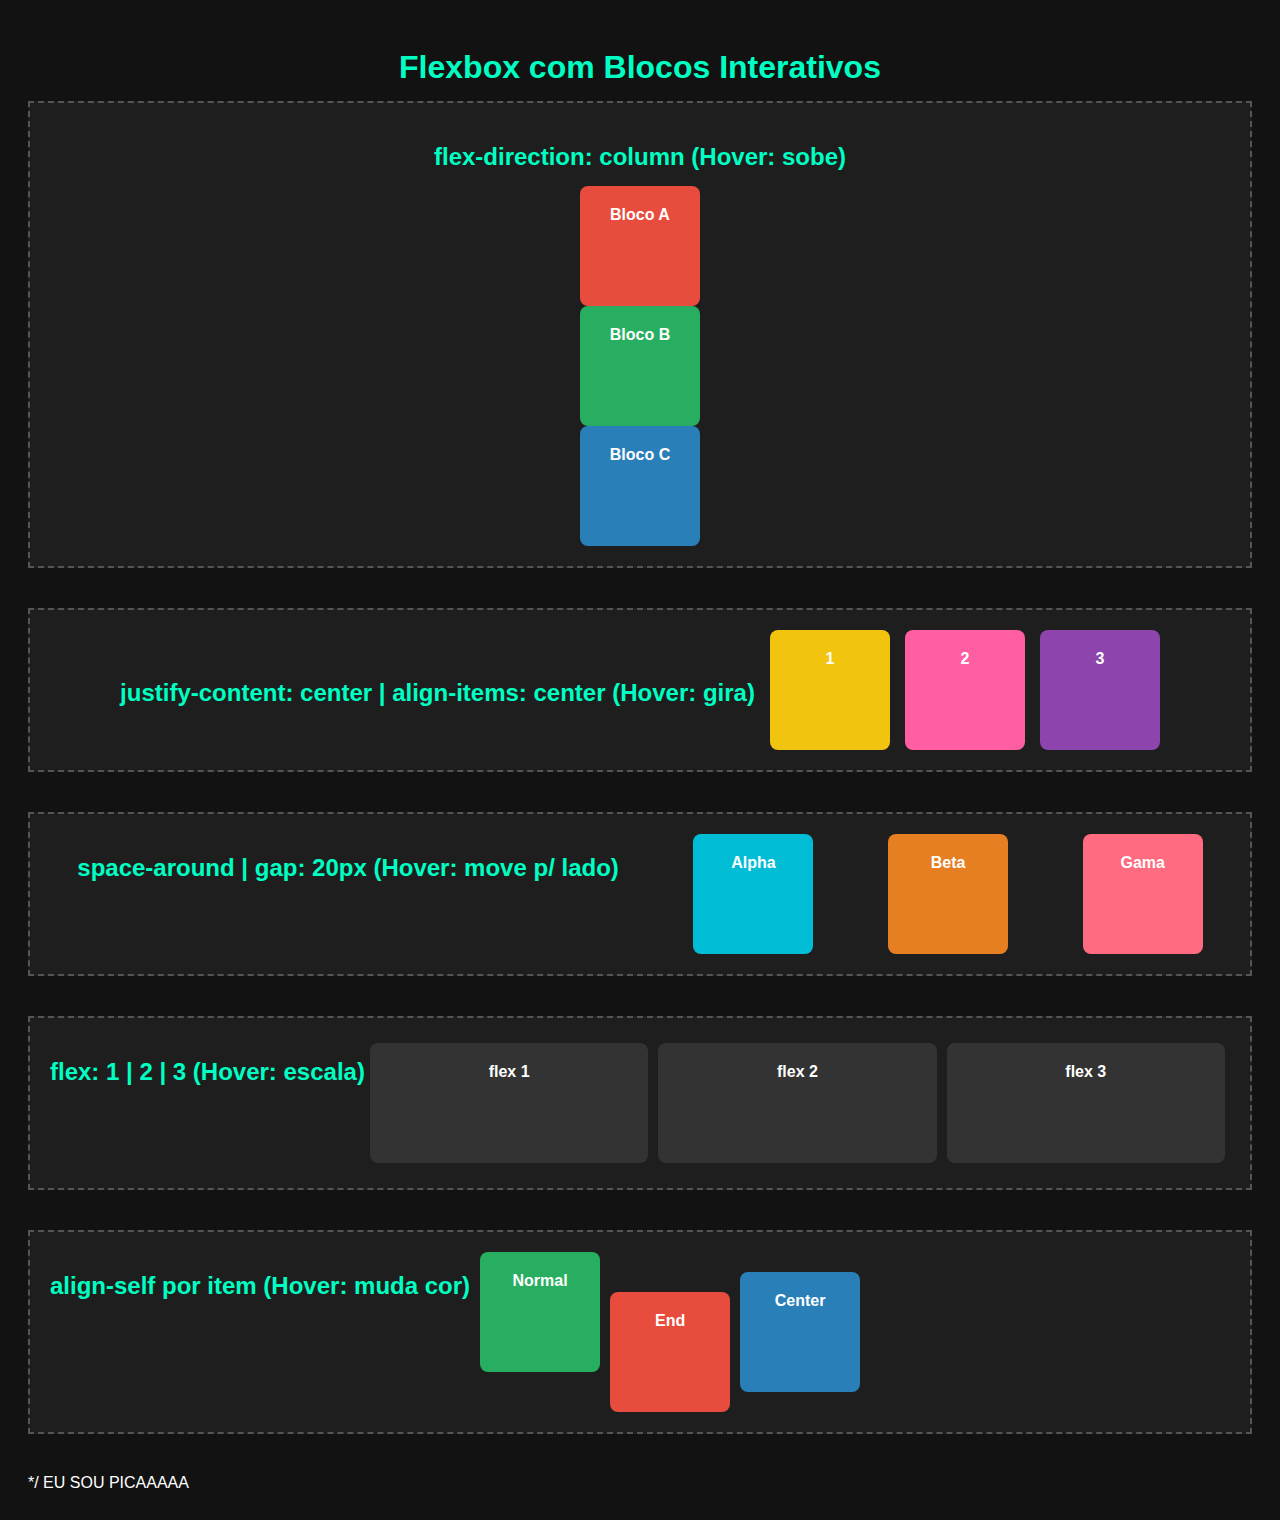
<file: aulas/index.html>
<!DOCTYPE html>
<html lang="pt-BR">
<head>
  <meta charset="UTF-8" />
  <meta name="viewport" content="width=device-width, initial-scale=1.0"/>
  <title>Flexbox Interativo</title>
  <link rel="stylesheet" href="style.css" />
</head>
<body>

  <h1>Flexbox com Blocos Interativos</h1>

  <section class="flex-container coluna">
    <h2>flex-direction: column (Hover: sobe)</h2>
    <div class="bloco vermelho">Bloco A</div>
    <div class="bloco verde">Bloco B</div>
    <div class="bloco azul">Bloco C</div>
  </section>

  <section class="flex-container linha-center">
    <h2>justify-content: center | align-items: center (Hover: gira)</h2>
    <div class="bloco amarelo">1</div>
    <div class="bloco rosa">2</div>
    <div class="bloco roxo">3</div>
  </section>

  <section class="flex-container space-around">
    <h2>space-around | gap: 20px (Hover: move p/ lado)</h2>
    <div class="bloco ciano">Alpha</div>
    <div class="bloco laranja">Beta</div>
    <div class="bloco pink">Gama</div>
  </section>

  <section class="flex-container grow">
    <h2>flex: 1 | 2 | 3 (Hover: escala)</h2>
    <div class="bloco grow1">flex 1</div>
    <div class="bloco grow2">flex 2</div>
    <div class="bloco grow3">flex 3</div>
  </section>

  <section class="flex-container align-self-exemplo">
    <h2>align-self por item (Hover: muda cor)</h2>
    <div class="bloco verde">Normal</div>
    <div class="bloco vermelho self-end">End</div>
    <div class="bloco azul self-center">Center</div>
  </section>

</body>
</html>
*/ EU SOU PICAAAAA
</file>
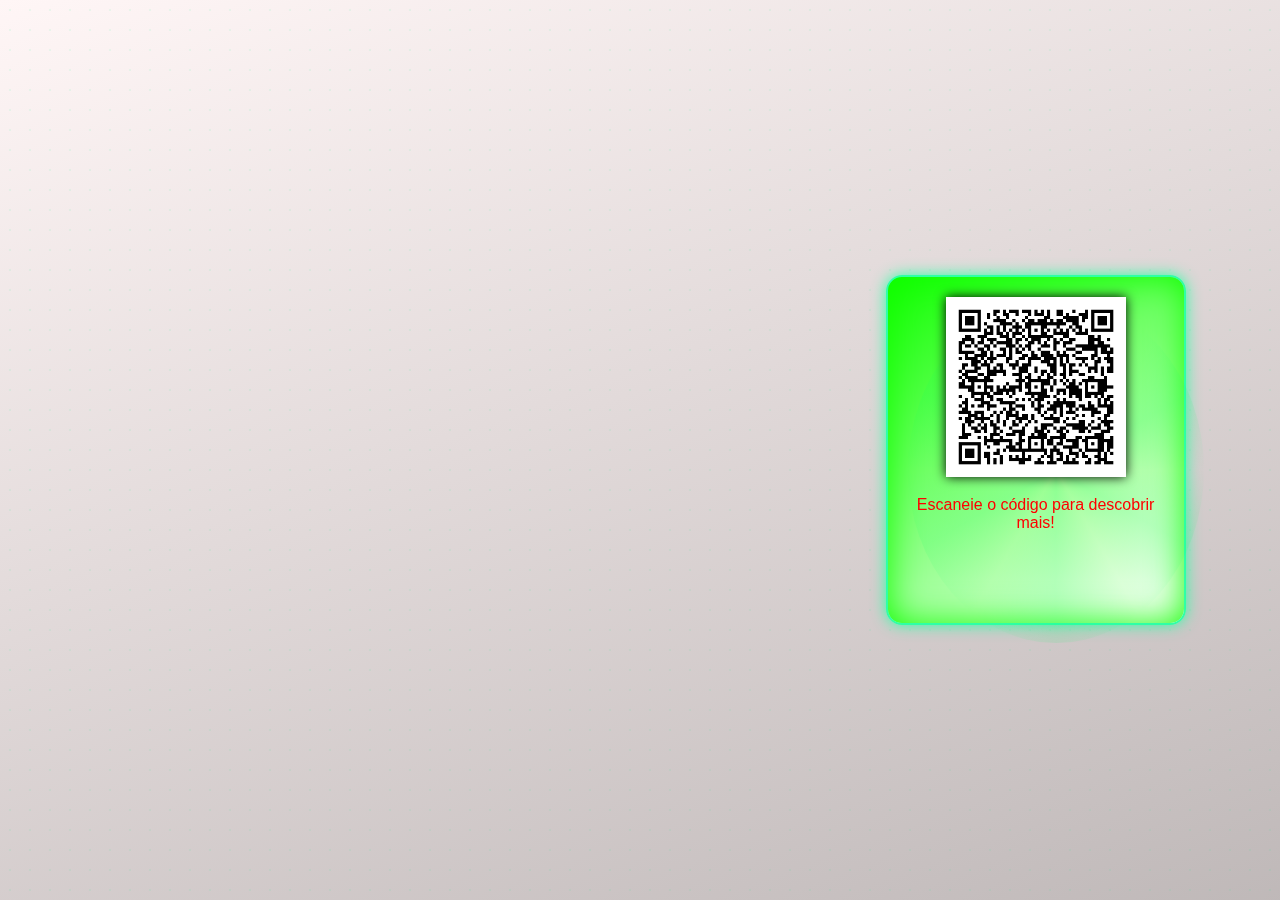
<file: site-qrcode/index.html>
<!DOCTYPE html>
<html lang="pt-BR">
<head>
  <meta charset="UTF-8" />
  <meta name="viewport" content="width=device-width, initial-scale=1.0"/>
  <title>QR Code Futurista</title>
  <link rel="stylesheet" href="style.css" />
</head>
<body>

  <div class="background-effect"></div>

  <div class="container">
    <div class="card">
      <div class="glow"></div>
      <div class="qr-area">
        <img src="imagems/qr-code.png" alt="QR Code" class="qr-code"/>
        <p>Escaneie o código para descobrir mais!</p>
      </div>
    </div>
  </div>
</body>
</html>
</file>
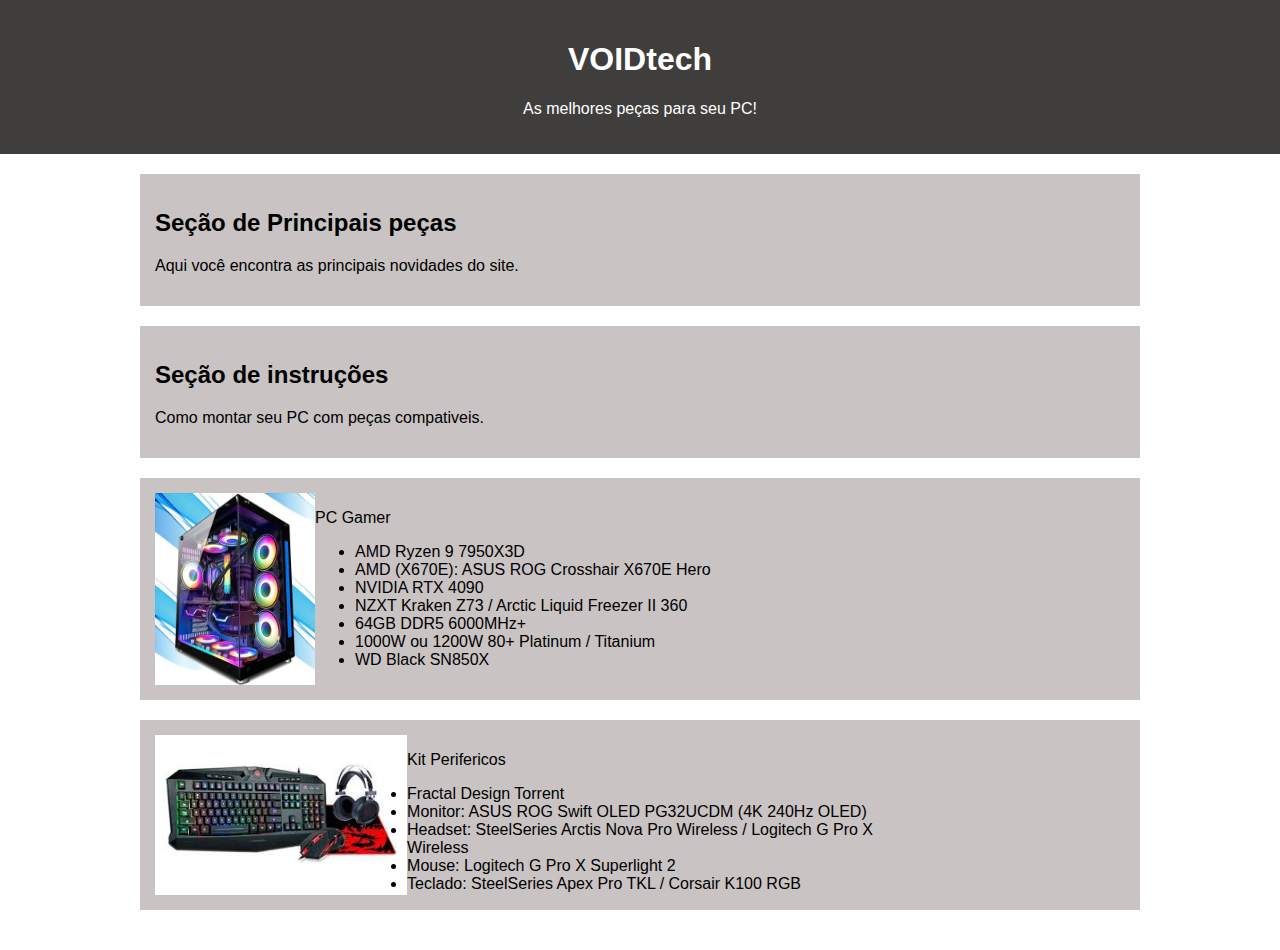
<file: aulas/aula 2-2.html>
<!DOCTYPE html>
<html lang="pt-BR">
<head>
  <meta charset="UTF-8">
  <title>Exemplo de Estrutura HTML</title>
  <style>
    body { font-family: Arial, sans-serif; margin: 0; padding: 0; }
    header, footer { background-color: #3f3e3d; color: rgb(255, 255, 255); padding: 20px; text-align: center; }
    main { padding: 20px; }
    .container { max-width: 1000px; margin: auto; }
    .destaque { background-color: #c9c3c3; padding: 15px; margin-bottom: 20px; }
    .flex{ display: flex; flex-wrap: wrap;}
  </style>
</head>
<body>

  <!-- Cabeçalho da página -->
  <div id="cabecalho">
    <header>
      <h1>VOIDtech</h1>
      <p>As melhores peças para seu PC!</p>
    </header>
  </div>

  <!-- Conteúdo principal -->
  <div id="conteudo">
    <main class="container">

      <!-- Seção de Destaques -->
      <section class="destaque">
        <h2>Seção de Principais peças</h2>
        <p>Aqui você encontra as principais novidades do site.</p>
      </section>

      <!-- Artigo do blog -->
      <section class="destaque">
        <h2>Seção de instruções</h2>
        <p>Como montar seu PC com peças compativeis.</p>
      </section>

      <section class="destaque flex">
        <img style="width: 10rem; height: auto;" src="public/pc-gamer.webp" alt="PC gamer."/>
        <div>
        <p>PC Gamer</p>
        <ul>
            <li>AMD Ryzen 9 7950X3D</li>
            <li>AMD (X670E): ASUS ROG Crosshair X670E Hero </li>
            <li>NVIDIA RTX 4090</li>
            <li>NZXT Kraken Z73 / Arctic Liquid Freezer II 360</li>
            <li>64GB DDR5 6000MHz+</li>
            <li>1000W ou 1200W 80+ Platinum / Titanium</li>
            <li>WD Black SN850X</li>
            
        </ul>
        </div>
       </section>
      <section class="destaque flex">
        <img style="width: auto; height: 10rem;" src="public/kit.jpg" alt="PC gamer."/>
        <div style="width: 50%;">
        <p>Kit Perifericos</p>
            <li>Fractal Design Torrent</li>
            <li>Monitor: ASUS ROG Swift OLED PG32UCDM (4K 240Hz OLED)</li>
            <li>Headset: SteelSeries Arctis Nova Pro Wireless / Logitech G Pro X Wireless</li>
            <li>Mouse: Logitech G Pro X Superlight 2</li>
            <li>Teclado: SteelSeries Apex Pro TKL / Corsair K100 RGB</li>
        </ul>
        </div>
       </section>
    </main>
  </div>

  <!-- Rodapé da página -->
 
</body>
</html>
</file>
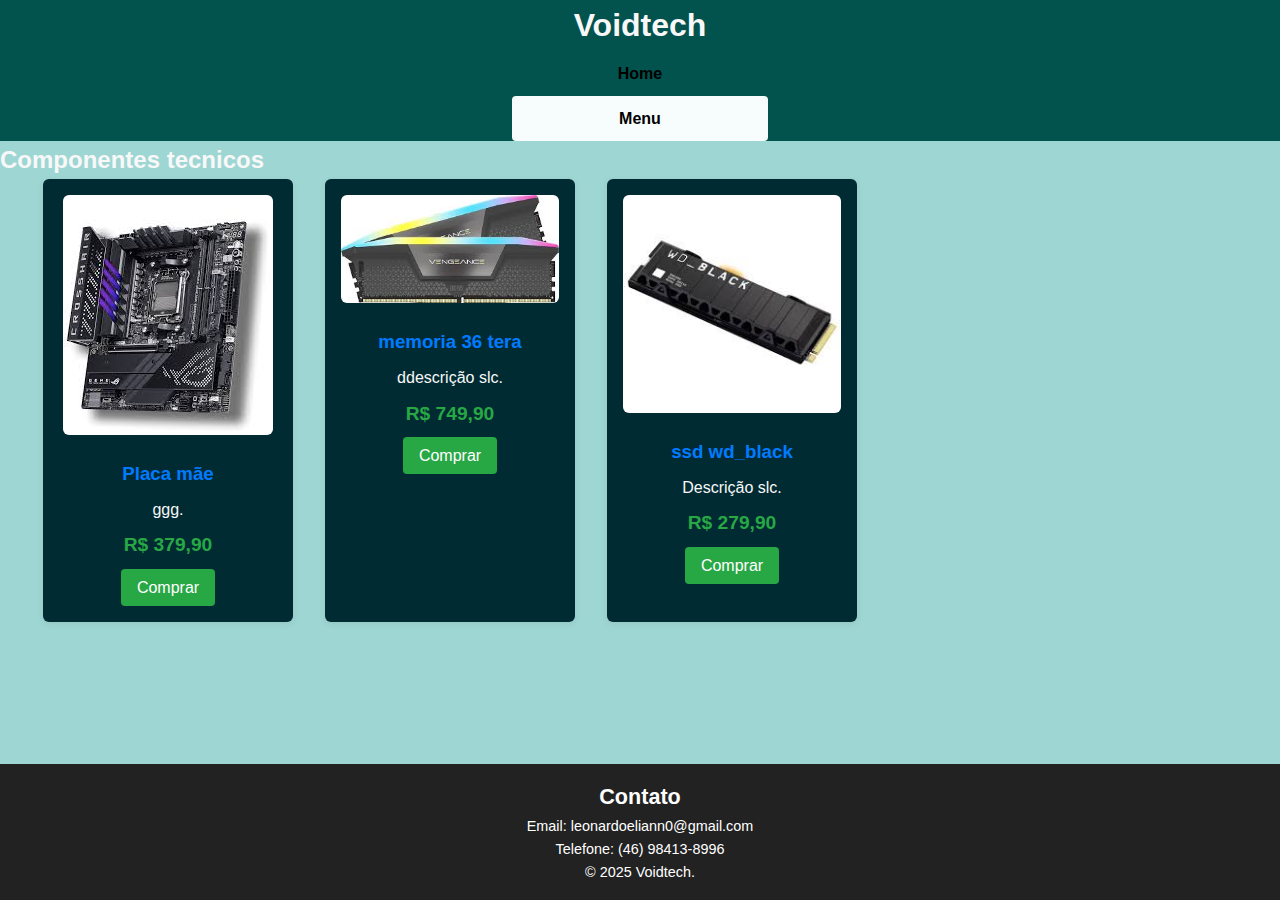
<file: aulas/aula 3,2.html>
<!DOCTYPE html>
<html lang="pt-BR">
<head>
  <meta charset="UTF-8" />
  <meta name="viewport" content="width=device-width, height=device-height, initial-scale=1" />
  <title>Loja Exemplo - Menu</title>
  <link rel="stylesheet" href="pastas_style/aula 3.style.css" />
</head>
<body>
  <header>
    <h1>Voidtech</h1>
    <nav>
      <a href="aula 3.html">Home</a>
      <a href="aula 3,2.html" class="active">Menu</a>
    </nav>
  </header>

  <main>
    <section class="vendas">
      <h2>Componentes tecnicos </h2>
      <div class="produtos">
        <article class="produto">
          <img src="public/placamae.jpg" alt="PC gamer completo" />
          <h3>Placa mãe</h3>
          <p>ggg.</p>
          <p class="preco">R$ 379,90</p>
          <button>Comprar</button>
        </article>
        <article class="produto">
          <img src="public/ssd.jpg" alt="kit gamer" />
          <h3>memoria 36 tera</h3>
          <p>ddescrição slc.</p>
          <p class="preco">R$ 749,90</p>
          <button>Comprar</button>
        </article>
        <article class="produto">
          <img src="public/ssd 2.jpg" alt="rtx4090" />
          <h3>ssd wd_black</h3>
          <p>Descrição slc.</p>
          <p class="preco">R$ 279,90</p>
          <button>Comprar</button>
        </article>
      </div>
    </section>
    </main>
  <footer>
    <section id="contato">
      <h2>Contato</h2>
      <p>Email: leonardoeliann0@gmail.com</p>
      <p>Telefone: (46) 98413-8996</p><p>© 2025 Voidtech.</p>
  </footer>  
</body>
</html>
</file>
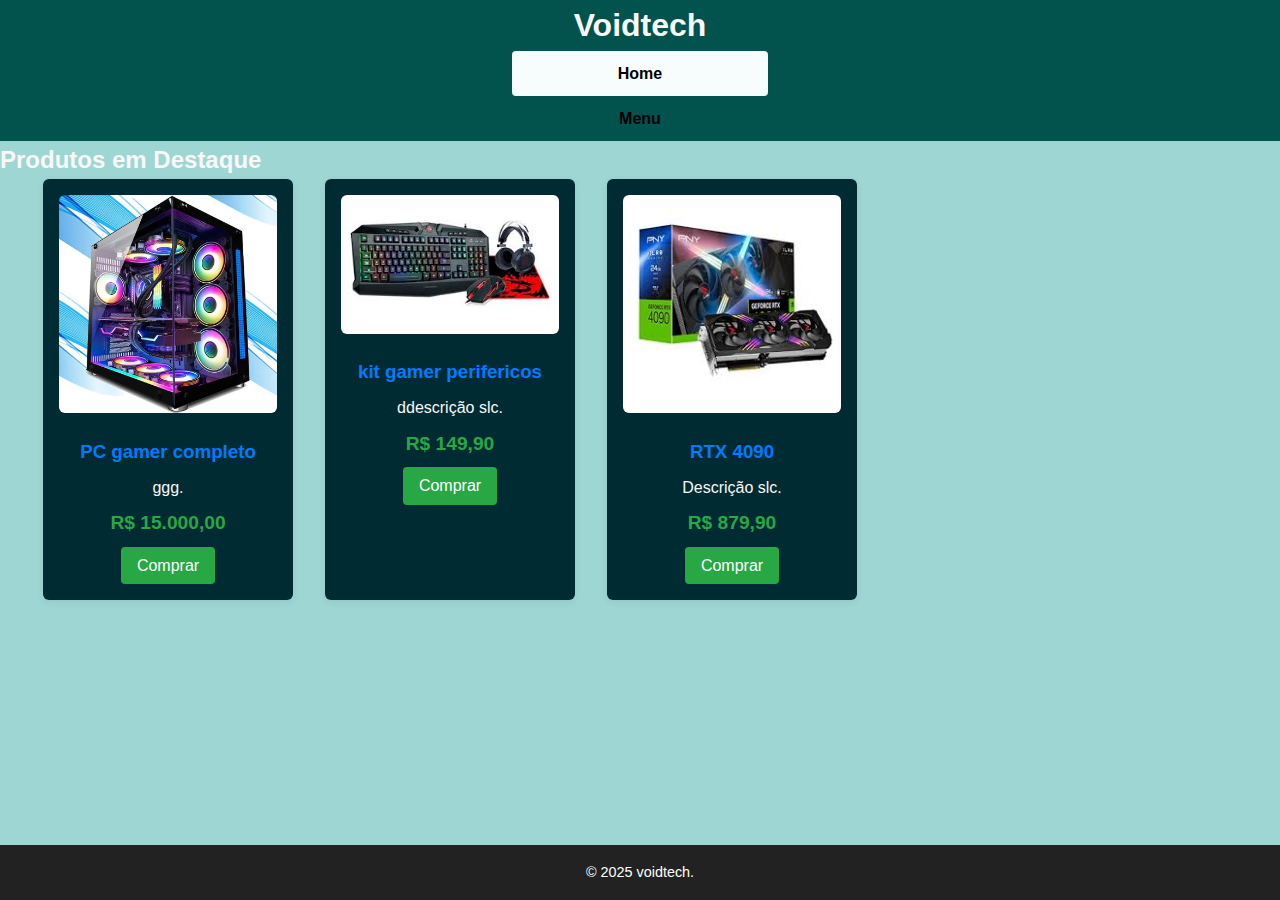
<file: aulas/aula 3.html>
<!DOCTYPE html>
<html lang="pt-BR">
<head>
  <meta charset="UTF-8" />
  <meta name="viewport" content="width=device-width, initial-scale=1" />
  <title>Loja Exemplo - Página Inicial</title>
  <link rel="stylesheet" href="pastas_style/aula 3.style.css" />
</head>
<body>
  <header>
    <h1>Voidtech</h1>
    <nav>
      <a href="aula 3.html" class="active">Home</a>
      <a href="aula 3,2.html">Menu</a>
      
    </nav>
  </header>

  <main>
    <section class="vendas">
      <h2>Produtos em Destaque</h2>
      <div class="produtos">
        <article class="produto">
          <img src="public/pc-gamer.webp" alt="PC gamer completo" />
          <h3>PC gamer completo</h3>
          <p>ggg.</p>
          <p class="preco">R$ 15.000,00</p>
          <button>Comprar</button>
        </article>
        <article class="produto">
          <img src="public/kit.jpg" alt="kit gamer" />
          <h3>kit gamer perifericos</h3>
          <p>ddescrição slc.</p>
          <p class="preco">R$ 149,90</p>
          <button>Comprar</button>
        </article>
        <article class="produto">
          <img src="public/4090.jpg" alt="rtx4090" />
          <h3>RTX 4090</h3>
          <p>Descrição slc.</p>
          <p class="preco">R$ 879,90</p>
          <button>Comprar</button>
          
        </article>
      </div>
    </section>
  <footer>
    <p>© 2025 voidtech.</p>
  </footer>
</body>
</html>
</file>
<file: aulas/style.css>
/* --- ESTILO BASE (DESKTOP) --- */
body {
  font-family: Arial, sans-serif;
  background: #121212;
  color: white;
  padding: 20px;
}

h1, h2 {
  text-align: center;
  margin-bottom: 15px;
  color: #00ffc3;
}

.flex-container {
  display: flex;
  border: 2px dashed #555;
  padding: 20px;
  margin-bottom: 40px;
  background: #1e1e1e;
  min-height: 120px;
  flex-wrap: wrap;
}

.coluna {
  flex-direction: column;
  align-items: center;
}

.linha-center {
  justify-content: center;
  align-items: center;
  gap: 15px;
}

.space-around {
  justify-content: space-around;
  align-items: flex-start;
  gap: 20px;
}

.grow > div {
  flex-grow: 1;
  margin: 5px;
}

.grow1 { flex: 1; }
.grow2 { flex: 2; }
.grow3 { flex: 3; }

.align-self-exemplo {
  align-items: flex-start;
  height: 160px;
  gap: 10px;
}

.self-end {
  align-self: flex-end;
}

.self-center {
  align-self: center;
}

/* --- BLOCOS ESTILIZADOS --- */
.bloco {
  background: #333;
  color: white;
  padding: 20px;
  text-align: center;
  font-weight: bold;
  border-radius: 8px;
  min-width: 80px;
  min-height: 80px;
  transition: all 0.3s ease;
  cursor: pointer;
}

/* --- ANIMAÇÕES DE HOVER --- */
.coluna .bloco:hover {
  transform: translateY(-10px);
  background-color: #00ffaa;
}

.linha-center .bloco:hover {
  transform: rotate(10deg);
  background-color: #ff00cc;
}

.space-around .bloco:hover {
  transform: translateX(15px);
  background-color: #00bcd4;
}

.grow .bloco:hover {
  transform: scale(1.1);
  background-color: #ff9800;
}

.align-self-exemplo .bloco:hover {
  background-color: #9b59b6;
}

/* --- CORES --- */
.vermelho { background-color: #e74c3c; }
.verde    { background-color: #27ae60; }
.azul     { background-color: #2980b9; }
.amarelo  { background-color: #f1c40f; }
.rosa     { background-color: #ff5fa2; }
.roxo     { background-color: #8e44ad; }
.ciano    { background-color: #00bcd4; }
.laranja  { background-color: #e67e22; }
.pink     { background-color: #ff6b81; }





/* --- MEDIA QUERIES (RESPONSIVIDADE) --- */

/* Tablets e telas médias */
@media (max-width: 768px) {
  .flex-container {
    flex-direction: column;
    align-items: center;
    min-height: auto;
    padding: 15px;
  }

  .bloco {
    width: 100%;
    max-width: 300px;
    margin-bottom: 15px;
  }

  .grow > div {
    flex-grow: unset;
    width: 90%;
  }
}

/* Celulares e telas pequenas */
@media (max-width: 480px) {
  body {
    padding: 10px;
  }

  h1 {
    font-size: 1.5rem;
  }

  h2 {
    font-size: 1.1rem;
  }

  .bloco {
    padding: 15px;
    font-size: 0.9rem;
  }
}
</file>
<file: site-qrcode/style.css>
* {
  margin: 0;
  padding: 0;
  box-sizing: border-box;
}

body {
  font-family: 'Orbitron', sans-serif;
  background-image: url('imagems/upkk.mp4');
  background: linear-gradient(160deg, #fff6f6, #000000);
  background-size: 400% 400%;
  animation: backgroundGradient 15s ease infinite;
  height: 100vh;
  overflow: hidden;
  display: flex;
  align-items: center;
  justify-content: flex-end;
  padding-right: 2rem;
  position: relative;
  
}


@keyframes backgroundGradient {
  0% { background-position: 0% 50%; }
  50% { background-position: 100% 50%; }
  100% { background-position: 0% 50%; }
}


.background-effect {
  position: fixed;
  top: 0;
  left: 0;
  width: 200%;
  height: 200%;
  background-image: radial-gradient(#00ff88 1px, transparent 1px);
  background-size: 20px 20px;
  animation: moveParticles 60s linear infinite;
  opacity: 0.08;
  z-index: 0;
  pointer-events: none;
}

@keyframes moveParticles {
  0% { transform: translate(0, 0); }
  100% { transform: translate(-200px, -200px); }
}

.container {
  position: relative;
  z-index: 1;
  width: 100%;
  height: 100%;
}

.card {
  position: absolute;
  top: 50%;
  right: 5%;
  transform: translateY(-50%);
  width: 300px;
  height: 350px;
  background: linear-gradient(145deg, #11ff00, #ffffff);
  border-radius: 16px;
  box-shadow: 0 0 15px #2effa5, 0 0 35px #11ff00 inset;
  padding: 20px;
  border: 2px solid #2effa5;
  animation: pulse-border 2s infinite ease-in-out;
}

.glow {
  position: absolute;
  width: 100%;
  height: 100%;
  background: repeating-conic-gradient(
    from 0deg,
    rgba(0, 255, 100, 0.1) 0deg,
    transparent 30deg,
    rgba(0, 255, 100, 0.1) 60deg
  );
  border-radius: 50%;
  animation: rotate 8s linear infinite;
  z-index: -1;
}

.qr-area {
  text-align: center;
  color: #ff0000;
  position: relative;
  z-index: 2;
}

.qr-code {
  width: 180px;
  margin-bottom: 15px;
  filter: drop-shadow(0 0 6px #000000);
}

@keyframes rotate {
  0% { transform: rotate(0deg); }
  100% { transform: rotate(360deg); }
}

@keyframes pulse-border {
  0%, 100% {
    box-shadow: 0 0 9999999px #ff0000, 0 0 35px #ff0000 inset;
  }
  50% {
    box-shadow: 0 0 9999999px #ff0000, 0 0 45px #ff0000 inset;
  }
}
</file>
<file: aulas/pastas_style/aula 3.style.css>
* {
  margin: 0;
  padding: 0;
  box-sizing: border-box;
  font-family: Arial, sans-serif;
}

body {
  background: #9ed6d3;
  color: #f8f8f8;
  line-height: 1.6;
  min-height: 100vh;
}

header {
  background-color: #02524e;
  color: rgb #bacccb;
}

h1 {
    text-align: center;
}

nav a {
  color: rgb(0, 0, 0);
  text-decoration: none;
  font-weight: bold;
  padding: 0.6rem;
  width: 20%;
  border-radius: 4px;
  transition: background-color 0.3s ease;
}

nav {
    display: flex;
    flex-direction: column;
    justify-content: center;
    align-items: center;
    text-align: center;
}

nav a:hover {
  background-color: #dbdbdb;
}

nav a.active {
  background-color: #f7fdfd;
}

main {
  max-width: 900px;
}

.vendas .produtos {
  display: flex;
  gap: 2rem;
  flex-wrap: wrap;
  justify-content: center;
}

.produto {
  background-color: rgb(0, 43, 51);
  padding: 1rem;
  border-radius: 6px;
  box-shadow: 0 2px 6px rgba(73, 69, 69, 0.1);
  width: 250px;
  text-align: center;
}

.produto img {
  max-width: 100%;
  height: auto;
  margin-bottom: 1rem;
  border-radius: 6px;
}

.produto h3 {
  margin-bottom: 0.5rem;
  color: #007BFF;
}

.preco {
  font-size: 1.2rem;
  font-weight: bold;
  margin: 0.5rem 0;
  color: #28a745;
}

button {
  background-color: #28a745;
  color: white;
  border: none;
  padding: 0.6rem 1rem;
  border-radius: 4px;
  cursor: pointer;
  font-size: 1rem;
  transition: background-color 0.3s ease;
}

button:hover {
  background-color: #218838;
}

.menu-descricao article {
  background-color: white;
  padding: 1rem;
  margin-bottom: 1rem;
  border-radius: 6px;
  box-shadow: 0 1px 4px rgba(0,0,0,0.1);
}

footer {
  text-align: center;
  padding: 1rem;
  background-color: #222;
  color: white;
  margin-top: 2rem;
  font-size: 0.9rem;
  position: absolute;
  bottom: 0;
  width: 100%;
}
</file>
